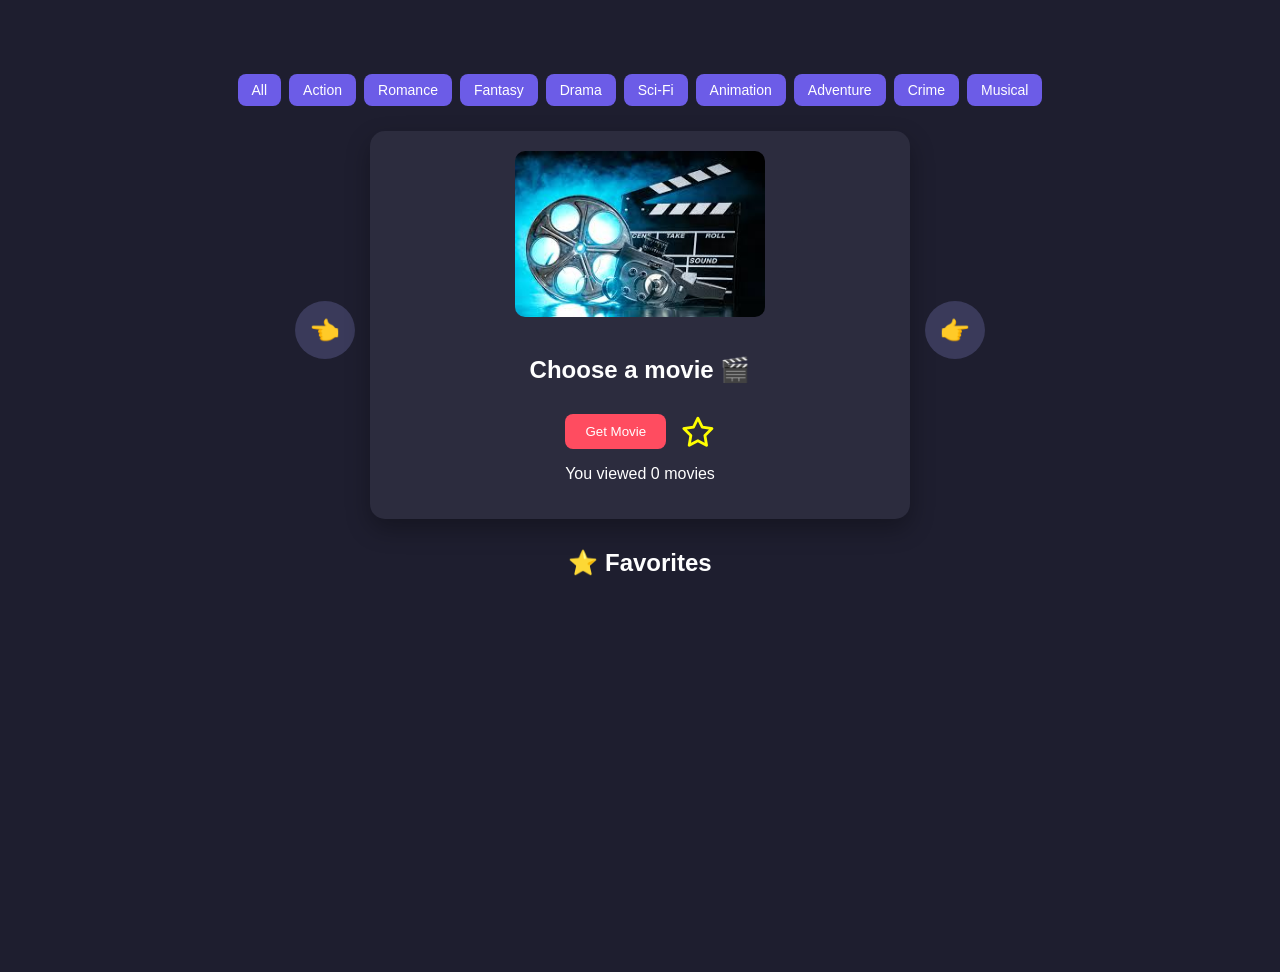
<file: Random Movie Picker/index.html>
<!DOCTYPE html>
<html lang="en">
<head>
    <meta charset="UTF-8">
    <title>Movie Picker</title>
    <link
            rel="stylesheet"
            href="https://cdnjs.cloudflare.com/ajax/libs/font-awesome/6.5.2/css/all.min.css"
            integrity="sha512-SnH5WK+bZxgPHs44uWIX+LLJAJ9/2PkPKZ5QiAj6Ta86w+fsb2TkcmfRyVX3pBnMFcV7oQPJkl9QevSCWr3W6A=="
            crossorigin="anonymous"
            referrerpolicy="no-referrer"
    />
    <link rel="stylesheet" href="style.css">
</head>
<body>
<div class="container">
    <div class="genre-buttons">
        <button class="genre-btn" data-genre="All">All</button>
        <button class="genre-btn" data-genre="Action">Action</button>
        <button class="genre-btn" data-genre="Romance">Romance</button>
        <button class="genre-btn" data-genre="Fantasy">Fantasy</button>
        <button class="genre-btn" data-genre="Drama">Drama</button>
        <button class="genre-btn" data-genre="Sci-Fi">Sci-Fi</button>
        <button class="genre-btn" data-genre="Animation">Animation</button>
        <button class="genre-btn" data-genre="Adventure">Adventure</button>
        <button class="genre-btn" data-genre="Crime">Crime</button>
        <button class="genre-btn" data-genre="Musical">Musical</button>
    </div>

    <div class="card-wrapper">
        <button id="prev-movie-btn" class="side-btn">👈</button>

        <div class="card">
            <img id="movie-img" src="resources/img/films.jpg" alt="movie image">
            <h2 id="movie-title">Choose a movie 🎬</h2>
            <p id="movie-genre"></p>
            <p id="movie-description"></p>
            <button id="random-movie-btn">Get Movie</button>
            <i id="movie-favorite-btn" class="far fa-star star-icon"></i>
            <p id="view-counter">You viewed 0 movies</p>
        </div>

        <button id="next-movie-btn" class="side-btn">👉</button>
    </div>
</div>
<h2 style="margin-top: 30px;">⭐ Favorites</h2>
<div class="favorites-container" id="favorites-container">

</div>

<script type="module" src="./js/script.js"></script>
</body>
</html>
</file>
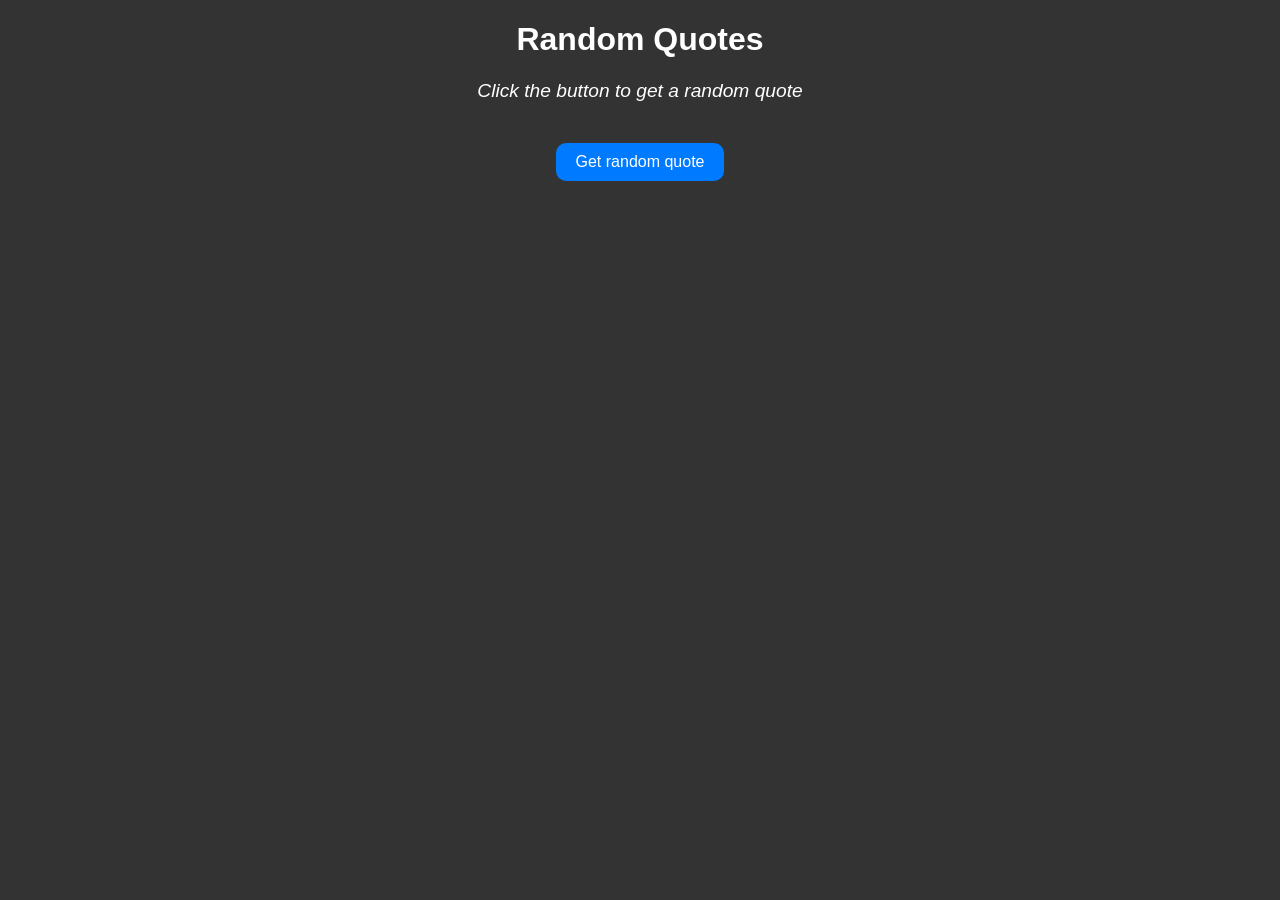
<file: random-quotes/index.html>
<!DOCTYPE html>
<html lang="en">
<head>
    <meta charset="UTF-8" />
    <meta name="viewport" content="width=device-width, initial-scale=1.0" />
    <title>Random Quotes</title>
    <link
            rel="stylesheet"
            href="https://cdnjs.cloudflare.com/ajax/libs/font-awesome/6.5.2/css/all.min.css"
            integrity="sha512-SnH5WK+bZxgPHs44uWIX+LLJAJ9/2PkPKZ5QiAj6Ta86w+fsb2TkcmfRyVX3pBnMFcV7oQPJkl9QevSCWr3W6A=="
            crossorigin="anonymous"
            referrerpolicy="no-referrer"
    />
    <link rel="stylesheet" href="style.css" />
</head>
<body>
<div class="container">
    <h1>Random Quotes</h1>
    <div id="quote" class="quote">
        <p id="quote-text" class="quote-text">
            Click the button to get a random quote
        </p>
        <p id="quote-author" class="quote-author"></p>
        <button id="random-quote-btn" class="btn btn-primary">
            Get random quote
        </button>
        <i id="quote-favorite-btn" class="far fa-star star-icon"></i>
    </div>
</div>

<div class="favorites-container" id="favorites-container">
    <!-- Favorite quotes will be dynamically added here -->
</div>
<script type="module" src="index.js"></script>
</body>
</html>
</file>
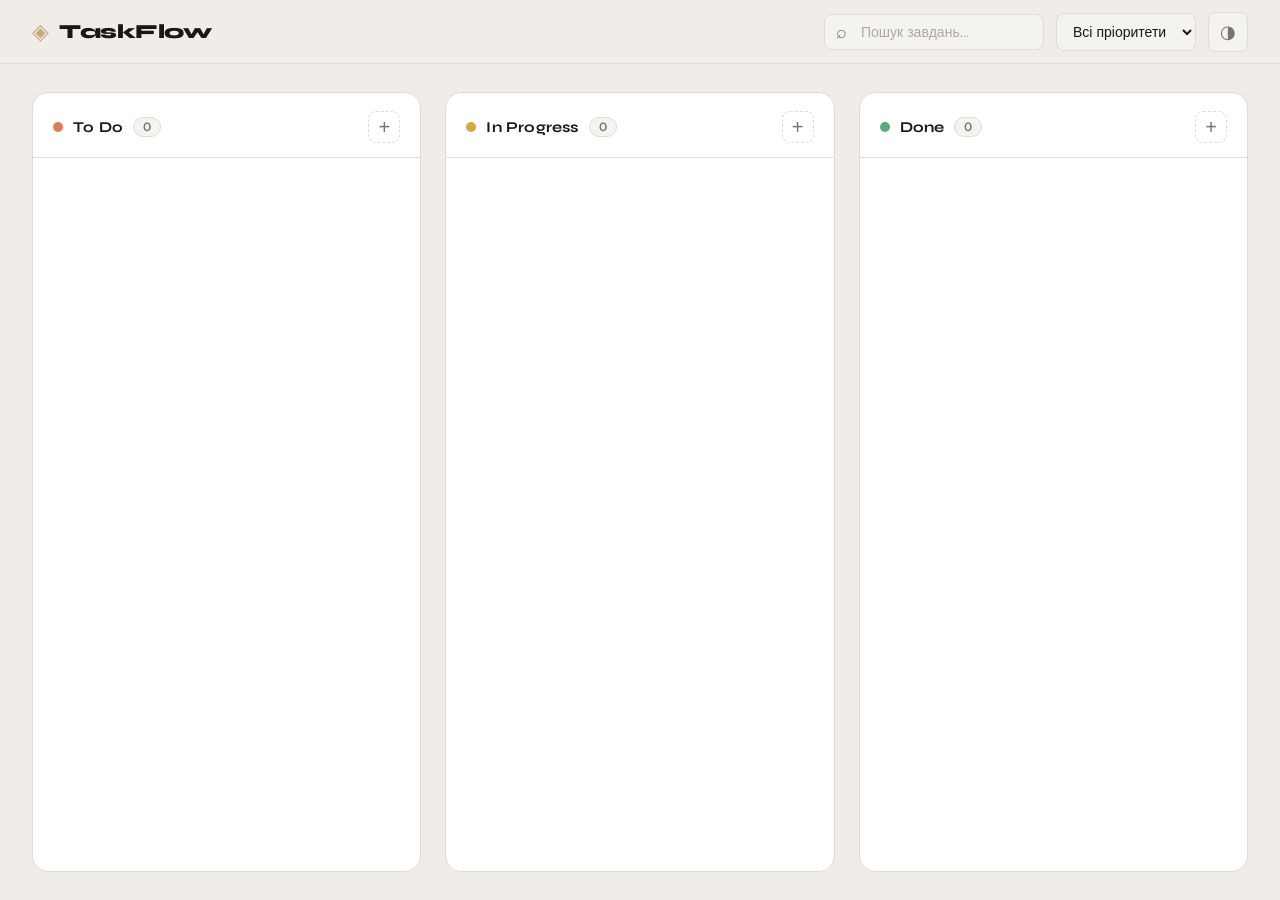
<file: task-manager/index.html>
<!DOCTYPE html>
<html lang="uk">
<head>
    <meta charset="UTF-8" />
    <meta name="viewport" content="width=device-width, initial-scale=1.0" />
    <title>TaskFlow — Менеджер завдань</title>
    <link rel="preconnect" href="https://fonts.googleapis.com" />
    <link rel="preconnect" href="https://fonts.gstatic.com" crossorigin />
    <link
            href="https://fonts.googleapis.com/css2?family=Syne:wght@400;600;700;800&family=DM+Sans:ital,wght@0,300;0,400;0,500;1,300&display=swap"
            rel="stylesheet"
    />
    <link rel="stylesheet" href="https://cdnjs.cloudflare.com/ajax/libs/font-awesome/6.5.0/css/all.min.css">
    <link rel="stylesheet" href="style.css" />
</head>
<body>

<!-- ========== HEADER ========== -->
<header class="header">
    <div class="header__logo">
        <span class="header__logo-icon">◈</span>
        <span class="header__logo-text">TaskFlow</span>
    </div>

    <div class="header__controls">
        <!-- Пошук (Етап 3) -->
        <div class="search-box">
            <span class="search-box__icon">⌕</span>
            <input
                    type="text"
                    id="searchInput"
                    class="search-box__input"
                    placeholder="Пошук завдань..."
            />
        </div>

        <!-- Фільтр пріоритету (Етап 3) -->
        <select id="priorityFilter" class="filter-select">
            <option value="all">Всі пріоритети</option>
            <option value="high">🔴 Високий</option>
            <option value="medium">🟡 Середній</option>
            <option value="low">🟢 Низький</option>
        </select>

        <!-- Перемикач теми (Етап 4) -->
        <button id="themeToggle" class="theme-toggle" title="Змінити тему">
            <span class="theme-toggle__icon">◑</span>
        </button>
    </div>
</header>

<!-- ========== MAIN BOARD ========== -->
<main class="board">

    <!-- ---- КОЛОНКА: TO DO ---- -->
    <section class="column" id="col-todo" data-status="todo">
        <div class="column__header">
            <div class="column__title-wrap">
                <span class="column__dot column__dot--todo"></span>
                <h2 class="column__title">To Do</h2>
                <!-- Лічильник карток (Етап 2) -->
                <span class="column__count" id="count-todo">0</span>
            </div>
            <button class="column__add-btn" data-column="todo" title="Додати завдання">
                +
            </button>
        </div>

        <!-- Картки сюди додає JS -->
        <div class="column__cards" id="cards-todo">

        </div>
    </section>

    <!-- ---- КОЛОНКА: IN PROGRESS ---- -->
    <section class="column" id="col-inprogress" data-status="inprogress">
        <div class="column__header">
            <div class="column__title-wrap">
                <span class="column__dot column__dot--inprogress"></span>
                <h2 class="column__title">In Progress</h2>
                <span class="column__count" id="count-inprogress">0</span>
            </div>
            <button class="column__add-btn" data-column="inprogress" title="Додати завдання">
                +
            </button>
        </div>
        <div class="column__cards" id="cards-inprogress">

        </div>
    </section>

    <!-- ---- КОЛОНКА: DONE ---- -->
    <section class="column" id="col-done" data-status="done">
        <div class="column__header">
            <div class="column__title-wrap">
                <span class="column__dot column__dot--done"></span>
                <h2 class="column__title">Done</h2>
                <span class="column__count" id="count-done">0</span>
            </div>
            <button class="column__add-btn" data-column="done" title="Додати завдання">
                +
            </button>
        </div>
        <div class="column__cards" id="cards-done">

        </div>
    </section>

</main>

<!-- ========== МОДАЛЬНЕ ВІКНО — ФОРМА ========== -->
<div class="modal-overlay" id="modalOverlay">
    <div class="modal" id="modal">

        <div class="modal__header">
            <h3 class="modal__title">Нове завдання</h3>
            <button class="modal__close" id="modalClose">✕</button>
        </div>

        <div class="modal__body">

            <!-- Назва -->
            <div class="form-group">
                <label class="form-label" for="taskTitle">Назва завдання *</label>
                <input
                        type="text"
                        id="taskTitle"
                        class="form-input"
                        placeholder="Наприклад: Зверстати головну сторінку"
                        maxlength="80"
                />
            </div>

            <!-- Опис -->
            <div class="form-group">
                <label class="form-label" for="taskDesc">Опис</label>
                <textarea
                        id="taskDesc"
                        class="form-textarea"
                        placeholder="Додаткові деталі завдання..."
                        rows="3"
                ></textarea>
            </div>

            <!-- Пріоритет + Дедлайн -->
            <div class="form-row">
                <div class="form-group">
                    <label class="form-label" for="taskPriority">Пріоритет</label>
                    <select id="taskPriority" class="form-select">
                        <option value="low">🟢 Низький</option>
                        <option value="medium" selected>🟡 Середній</option>
                        <option value="high">🔴 Високий</option>
                    </select>
                </div>

                <div class="form-group">
                    <label class="form-label" for="taskDeadline">Дедлайн</label>
                    <input type="date" id="taskDeadline" class="form-input" />
                </div>
            </div>

            <!-- Прихований інпут: яка колонка активна -->
            <input type="hidden" id="taskColumn" value="todo" />

        </div>

        <div class="modal__footer">
            <button class="btn btn--ghost" id="modalCancel">Скасувати</button>
            <button class="btn btn--primary" id="taskSaveBtn">Зберегти</button>
        </div>

    </div>
</div>

<!-- ========== ШАБЛОН КАРТКИ (невидимий — JS клонує його) ========== -->
<template id="cardTemplate">
    <article class="card" draggable="true">
        <div class="card__header">
            <span class="card__priority-badge"></span>
            <button class="card__delete" title="Видалити">✕</button>
        </div>
        <h4 class="card__title"></h4>
        <p class="card__desc"></p>
        <div class="card__footer">
            <span class="card__deadline"></span>
            <div class="card__actions">
                <button class="card__edit"><i class="fa-solid fa-pencil"></i></button>
                <!-- Кнопки переміщення між колонками -->
                <button class="card__move card__move--prev" title="Назад">←</button>
                <button class="card__move card__move--next" title="Вперед">→</button>

            </div>
        </div>
    </article>
</template>

<script src="app.js"></script>
</body>
</html>
</file>
<file: Random Movie Picker/style.css>
body {
    margin-top: 5%;
    min-height: 100vh;
    background: #1e1e2f;
    display: flex;
    flex-direction: column;
    align-items: center;
    font-family: Arial;
    color: white;
}

.container {
    display: flex;
    flex-direction: column;
    align-items: center;
    gap: 15px;
}

.card-wrapper {
    display: flex;
    align-items: center;
    gap: 15px;
}

.card {
    background: #2c2c3e;
    padding: 20px;
    border-radius: 15px;
    width: 500px;
    text-align: center;
    box-shadow: 0 10px 25px rgba(0,0,0,0.3);
}

img {
    width: 50%;
    height: auto;
    object-fit: cover;
    border-radius: 10px;
    margin-bottom: 15px;
}

button {
    margin-top: 10px;
    padding: 10px 20px;
    border: none;
    background: #ff4c60;
    color: white;
    border-radius: 8px;
    cursor: pointer;
    transition: 0.3s;
}

button:hover {
    background: #ff2e4d;
}

.side-btn {
    font-size: 24px;
    padding: 15px;
    background: #3a3a5a;
    border-radius: 50%;
    transition: 0.3s;
}

.side-btn:hover {
    background: #50507a;
}


.genre-buttons {
    display: flex;
    flex-wrap: nowrap;
    justify-content: center;
    gap: 8px;
    margin-bottom: 10px;
}

.genre-btn {
    padding: 8px 14px;
    background: #6c5ce7;
    border: none;
    border-radius: 8px;
    color: white;
    cursor: pointer;
    transition: 0.3s;
    font-size: 14px;
}

.genre-btn:hover {
    background: #4e3dc7;
}

.star-icon {
    font-size: 30px;
    color: yellow;
    vertical-align: middle;
    cursor: pointer;
     padding-left: 2%;
}

.favorites-container {
    display: flex;
    flex-wrap: wrap;
    justify-content: center;
    gap: 15px;
    margin-top: 30px;
    width: 100%;
    max-width: 900px;
}

.favorite-card {
    display: flex;
    flex-direction: column;
    background: #2c2c3e;
    color: white;
    padding: 15px;
    border-radius: 12px;
    width: 220px;
    box-shadow: 0 8px 20px rgba(0,0,0,0.3);
    transition: 0.3s;
    text-align: center;
}

.favorite-card:hover {
    transform: scale(1.05);
}

.favorite-card-content {
    flex: 1;
    padding: 0px 3px;
}

.favorite-card img {
    width: 60%;
    border-radius: 10px;
    display: block;
    margin: 0 auto;
}
</file>
<file: random-quotes/style.css>
body {
    font-family: Arial, sans-serif;
    background-color: #333;
    color: white;
}

.container {
    max-width: 600px;
    margin: 20px auto;
    text-align: center;
}

.btn {
    padding: 10px 20px;
    font-size: 16px;
    color: white;
    border: none;
    cursor: pointer;
    border-radius: 10px;
}

.btn-primary {
    background-color: #007bff;
}

.btn-primary:hover {
    background-color: #0056b3;
}

.btn-danger {
    background-color: transparent;
    color: red;
    border: 2px solid red;
}

.btn-danger:hover {
    background-color: red;
    color: white;
}

.quote {
    font-size: 1.2em;
}

.quote-text {
    font-style: italic;
    min-height: 2.3em;
    margin-block-end: 0.7em;
}

.quote-author {
    font-weight: bold;
    margin-block-start: 0.7em;
}

.favorites-container {
    display: flex;
    flex-wrap: wrap;
    justify-content: center;
}

.favorite-card {
    display: flex;
    flex-direction: column;
    background-color: #f9f9f9;
    color: darkslategray;
    padding: 10px 20px;
    margin: 10px;
    border-radius: 8px;
    width: 25%;
}

.favorite-card-content {
    flex: 1;
    padding: 0px 3px;
}

.favorite-card-author {
    font-style: italic;
}

.star-icon {
    font-size: 30px;
    color: yellow;
    vertical-align: middle;
    cursor: pointer;
}

#remove-favorite-btn{
    margin-left: 90%;
}

.remove-btn{
    cursor: pointer;
}
</file>
<file: task-manager/style.css>
/* ============================================
   TASKFLOW — Таск-менеджер
   Стилі (без JS-логіки)
   ============================================ */

/* ---------- CSS ЗМІННІ (ТЕМИ) ---------- */
:root {
    /* Світла тема */
    --bg-page:        #f0ede8;
    --bg-board:       #e8e4de;
    --bg-column:      #ffffff;
    --bg-card:        #fafaf9;
    --bg-card-hover:  #ffffff;
    --bg-modal:       #ffffff;
    --bg-overlay:     rgba(30, 26, 20, 0.45);
    --bg-input:       #f5f3f0;

    --color-text:         #1a1714;
    --color-text-muted:   #7a746c;
    --color-text-light:   #b0a89e;

    --color-border:       #e0dbd4;
    --color-border-focus: #c8a97e;

    --color-accent:       #c8a97e;
    --color-accent-dark:  #a8895e;

    /* Кольори колонок */
    --dot-todo:       #e07b5a;
    --dot-progress:   #d4a843;
    --dot-done:       #5aab7e;

    /* Пріоритети */
    --priority-high:   #e05a5a;
    --priority-medium: #d4a843;
    --priority-low:    #5aab7e;

    --shadow-card:    0 1px 3px rgba(0,0,0,.07), 0 4px 16px rgba(0,0,0,.05);
    --shadow-modal:   0 8px 40px rgba(0,0,0,.14);

    --radius-card:    12px;
    --radius-modal:   16px;
    --radius-input:   8px;
    --radius-badge:   6px;

    --font-display:  'Syne', sans-serif;
    --font-body:     'DM Sans', sans-serif;

    --transition:    .2s ease;
}

/* Темна тема */
[data-theme="dark"] {
    --bg-page:        #111009;
    --bg-board:       #161410;
    --bg-column:      #1e1c17;
    --bg-card:        #252218;
    --bg-card-hover:  #2c2920;
    --bg-modal:       #1e1c17;
    --bg-overlay:     rgba(0,0,0,.6);
    --bg-input:       #2c2920;

    --color-text:         #f0ede8;
    --color-text-muted:   #8a8278;
    --color-text-light:   #5a5550;

    --color-border:       #2e2b24;
    --color-border-focus: #c8a97e;

    --shadow-card:    0 1px 3px rgba(0,0,0,.3), 0 4px 16px rgba(0,0,0,.2);
    --shadow-modal:   0 8px 40px rgba(0,0,0,.5);
}

/* ---------- RESET & BASE ---------- */
*, *::before, *::after { box-sizing: border-box; margin: 0; padding: 0; }

html { font-size: 16px; }

body {
    font-family: var(--font-body);
    background-color: var(--bg-page);
    color: var(--color-text);
    min-height: 100vh;
    transition: background-color var(--transition), color var(--transition);
}

/* ---------- HEADER ---------- */
.header {
    position: sticky;
    top: 0;
    z-index: 100;
    display: flex;
    align-items: center;
    justify-content: space-between;
    padding: 0 32px;
    height: 64px;
    background: var(--bg-page);
    border-bottom: 1px solid var(--color-border);
    transition: background var(--transition);
}

.header__logo {
    display: flex;
    align-items: center;
    gap: 10px;
}

.header__logo-icon {
    font-size: 22px;
    color: var(--color-accent);
    line-height: 1;
}

.header__logo-text {
    font-family: var(--font-display);
    font-size: 20px;
    font-weight: 800;
    letter-spacing: -0.5px;
    color: var(--color-text);
}

.header__controls {
    display: flex;
    align-items: center;
    gap: 12px;
}

/* Пошук */
.search-box {
    position: relative;
    display: flex;
    align-items: center;
}

.search-box__icon {
    position: absolute;
    left: 12px;
    color: var(--color-text-muted);
    font-size: 18px;
    pointer-events: none;
    line-height: 1;
}

.search-box__input {
    background: var(--bg-input);
    border: 1px solid var(--color-border);
    border-radius: var(--radius-input);
    padding: 8px 14px 8px 36px;
    font-family: var(--font-body);
    font-size: 14px;
    color: var(--color-text);
    width: 220px;
    transition: border-color var(--transition), box-shadow var(--transition);
    outline: none;
}

.search-box__input:focus {
    border-color: var(--color-border-focus);
    box-shadow: 0 0 0 3px rgba(200, 169, 126, .15);
}

.search-box__input::placeholder { color: var(--color-text-light); }

/* Фільтр */
.filter-select {
    background: var(--bg-input);
    border: 1px solid var(--color-border);
    border-radius: var(--radius-input);
    padding: 8px 12px;
    font-family: var(--font-body);
    font-size: 14px;
    color: var(--color-text);
    cursor: pointer;
    outline: none;
    transition: border-color var(--transition);
}

.filter-select:focus { border-color: var(--color-border-focus); }

/* Перемикач теми */
.theme-toggle {
    background: var(--bg-input);
    border: 1px solid var(--color-border);
    border-radius: var(--radius-input);
    width: 40px;
    height: 40px;
    cursor: pointer;
    display: flex;
    align-items: center;
    justify-content: center;
    transition: background var(--transition), border-color var(--transition);
    color: var(--color-text-muted);
}

.theme-toggle:hover {
    border-color: var(--color-border-focus);
    color: var(--color-accent);
}

.theme-toggle__icon { font-size: 18px; line-height: 1; }

/* ---------- BOARD (канбан-сітка) ---------- */
.board {
    display: grid;
    grid-template-columns: repeat(3, 1fr);
    gap: 24px;
    padding: 28px 32px;
    max-width: 1280px;
    margin: 0 auto;
    min-height: calc(100vh - 64px);
}

/* ---------- КОЛОНКА ---------- */
.column {
    background: var(--bg-column);
    border-radius: 16px;
    border: 1px solid var(--color-border);
    display: flex;
    flex-direction: column;
    transition: background var(--transition), border-color var(--transition);
    min-height: 500px;
}

/* Підсвітка при перетягуванні (JS додає клас .drag-over) */
.column.drag-over {
    border-color: var(--color-accent);
    background: var(--bg-card-hover);
}

.column__header {
    display: flex;
    align-items: center;
    justify-content: space-between;
    padding: 18px 20px 14px;
    border-bottom: 1px solid var(--color-border);
    flex-shrink: 0;
}

.column__title-wrap {
    display: flex;
    align-items: center;
    gap: 10px;
}

/* Кольорова крапка */
.column__dot {
    width: 10px;
    height: 10px;
    border-radius: 50%;
    flex-shrink: 0;
}

.column__dot--todo       { background: var(--dot-todo); }
.column__dot--inprogress { background: var(--dot-progress); }
.column__dot--done       { background: var(--dot-done); }

.column__title {
    font-family: var(--font-display);
    font-size: 15px;
    font-weight: 700;
    letter-spacing: 0.2px;
    color: var(--color-text);
}

/* Лічильник */
.column__count {
    background: var(--bg-input);
    border: 1px solid var(--color-border);
    border-radius: 20px;
    padding: 1px 9px;
    font-size: 12px;
    font-weight: 600;
    color: var(--color-text-muted);
    min-width: 24px;
    text-align: center;
    transition: background var(--transition);
}

/* Кнопка "+" */
.column__add-btn {
    background: transparent;
    border: 1.5px dashed var(--color-border);
    border-radius: 8px;
    width: 32px;
    height: 32px;
    cursor: pointer;
    font-size: 20px;
    line-height: 1;
    color: var(--color-text-muted);
    display: flex;
    align-items: center;
    justify-content: center;
    transition: border-color var(--transition), color var(--transition), background var(--transition);
    flex-shrink: 0;
}

.column__add-btn:hover {
    border-color: var(--color-accent);
    color: var(--color-accent);
    background: rgba(200, 169, 126, .08);
}

/* Список карток */
.column__cards {
    padding: 14px;
    display: flex;
    flex-direction: column;
    gap: 10px;
    flex: 1;
}

/* Порожній стан (JS може показувати) */
.column__empty {
    display: flex;
    flex-direction: column;
    align-items: center;
    justify-content: center;
    gap: 8px;
    padding: 40px 20px;
    color: var(--color-text-light);
    font-size: 13px;
    text-align: center;
    border: 1.5px dashed var(--color-border);
    border-radius: 10px;
    margin: 0 0 4px;
}

.column__empty-icon { font-size: 28px; opacity: .5; }

/* ---------- КАРТКА ---------- */
.card {
    background: var(--bg-card);
    border: 1px solid var(--color-border);
    border-radius: var(--radius-card);
    padding: 14px 14px 12px;
    cursor: grab;
    transition:
            background var(--transition),
            border-color var(--transition),
            box-shadow var(--transition),
            transform var(--transition);
    animation: cardIn .25s ease;
}

@keyframes cardIn {
    from { opacity: 0; transform: translateY(-8px); }
    to   { opacity: 1; transform: translateY(0); }
}

.card:hover {
    background: var(--bg-card-hover);
    border-color: var(--color-border-focus);
    box-shadow: var(--shadow-card);
    transform: translateY(-2px);
}

/* Картка, яку тягнуть */
.card.dragging {
    opacity: .45;
    cursor: grabbing;
    transform: rotate(1.5deg) scale(1.03);
    box-shadow: 0 12px 32px rgba(0,0,0,.18);
}

/* Завершені картки — приглушені */
#col-done .card {
    opacity: .75;
}

#col-done .card .card__title {
    text-decoration: line-through;
    color: var(--color-text-muted);
}

.card__header {
    display: flex;
    align-items: center;
    justify-content: space-between;
    margin-bottom: 8px;
}

/* Бейдж пріоритету */
.card__priority-badge {
    font-size: 11px;
    font-weight: 600;
    padding: 2px 8px;
    border-radius: var(--radius-badge);
    letter-spacing: 0.4px;
    text-transform: uppercase;
}

.card__priority-badge[data-priority="high"] {
    background: rgba(224, 90, 90, .12);
    color: var(--priority-high);
}

.card__priority-badge[data-priority="medium"] {
    background: rgba(212, 168, 67, .12);
    color: var(--priority-medium);
}

.card__priority-badge[data-priority="low"] {
    background: rgba(90, 171, 126, .12);
    color: var(--priority-low);
}

/* Кнопка видалення */
.card__delete {
    background: transparent;
    border: none;
    cursor: pointer;
    color: var(--color-text-light);
    font-size: 13px;
    width: 24px;
    height: 24px;
    border-radius: 6px;
    display: flex;
    align-items: center;
    justify-content: center;
    transition: background var(--transition), color var(--transition);
    flex-shrink: 0;
}

.card__delete:hover {
    background: rgba(224, 90, 90, .1);
    color: var(--priority-high);
}

/* Кнопка редагування */
.card__edit {
    background: transparent;
    border: none;
    cursor: pointer;
    color: var(--color-text-light);
    font-size: 11px;
    width: 30px;
    height: 30px;
    border-radius: 6px;
    display: flex;
    align-items: center;
    justify-content: center;
    transition: background var(--transition), color var(--transition);
    flex-shrink: 0;
}

.card__edit:hover {
    background: rgba(200, 169, 126, .12);
    color: var(--color-accent);
}

.card__title {
    font-family: var(--font-display);
    font-size: 14px;
    font-weight: 600;
    color: var(--color-text);
    line-height: 1.4;
    margin-bottom: 6px;
    word-break: break-word;
}

.card__desc {
    font-size: 13px;
    color: var(--color-text-muted);
    line-height: 1.5;
    margin-bottom: 12px;
    word-break: break-word;
}

.card__desc:empty { display: none; }

.card__footer {
    display: flex;
    align-items: center;
    justify-content: space-between;
    padding-top: 10px;
    border-top: 1px solid var(--color-border);
}

.card__deadline {
    font-size: 12px;
    color: var(--color-text-light);
}

/* Дедлайн прострочений */
.card__deadline.overdue {
    color: var(--priority-high);
    font-weight: 600;
}

.card__actions {
    display: flex;
    gap: 4px;
}

.card__move {
    background: var(--bg-input);
    border: 1px solid var(--color-border);
    border-radius: 6px;
    width: 26px;
    height: 26px;
    cursor: pointer;
    font-size: 13px;
    color: var(--color-text-muted);
    display: flex;
    align-items: center;
    justify-content: center;
    transition: background var(--transition), color var(--transition), border-color var(--transition);
}

.card__move:hover {
    background: var(--color-accent);
    border-color: var(--color-accent);
    color: #fff;
}

.card__move:disabled {
    opacity: .3;
    cursor: not-allowed;
}

.card__move:disabled:hover {
    background: var(--bg-input);
    border-color: var(--color-border);
    color: var(--color-text-muted);
}

/* ---------- МОДАЛЬНЕ ВІКНО ---------- */
.modal-overlay {
    position: fixed;
    inset: 0;
    background: var(--bg-overlay);
    display: flex;
    align-items: center;
    justify-content: center;
    z-index: 200;
    padding: 20px;

    /* Початково приховане — JS додає клас .is-open */
    opacity: 0;
    pointer-events: none;
    transition: opacity .2s ease;
}

.modal-overlay.is-open {
    opacity: 1;
    pointer-events: all;
}

.modal {
    background: var(--bg-modal);
    border-radius: var(--radius-modal);
    border: 1px solid var(--color-border);
    box-shadow: var(--shadow-modal);
    width: 100%;
    max-width: 480px;
    transform: translateY(16px) scale(.97);
    transition: transform .2s ease;
}

.modal-overlay.is-open .modal {
    transform: translateY(0) scale(1);
}

.modal__header {
    display: flex;
    align-items: center;
    justify-content: space-between;
    padding: 20px 24px 16px;
    border-bottom: 1px solid var(--color-border);
}

.modal__title {
    font-family: var(--font-display);
    font-size: 18px;
    font-weight: 700;
    color: var(--color-text);
}

.modal__close {
    background: transparent;
    border: none;
    cursor: pointer;
    color: var(--color-text-muted);
    font-size: 16px;
    width: 32px;
    height: 32px;
    border-radius: 8px;
    display: flex;
    align-items: center;
    justify-content: center;
    transition: background var(--transition), color var(--transition);
}

.modal__close:hover {
    background: var(--bg-input);
    color: var(--priority-high);
}

.modal__body {
    padding: 20px 24px;
    display: flex;
    flex-direction: column;
    gap: 16px;
}

.modal__footer {
    display: flex;
    justify-content: flex-end;
    gap: 10px;
    padding: 16px 24px 20px;
    border-top: 1px solid var(--color-border);
}

/* ---------- ФОРМА ---------- */
.form-group {
    display: flex;
    flex-direction: column;
    gap: 6px;
    flex: 1;
}

.form-row {
    display: grid;
    grid-template-columns: 1fr 1fr;
    gap: 14px;
}

.form-label {
    font-size: 13px;
    font-weight: 500;
    color: var(--color-text-muted);
    letter-spacing: 0.2px;
}

.form-input,
.form-textarea,
.form-select {
    background: var(--bg-input);
    border: 1px solid var(--color-border);
    border-radius: var(--radius-input);
    padding: 10px 12px;
    font-family: var(--font-body);
    font-size: 14px;
    color: var(--color-text);
    outline: none;
    transition: border-color var(--transition), box-shadow var(--transition);
    width: 100%;
}

.form-input:focus,
.form-textarea:focus,
.form-select:focus {
    border-color: var(--color-border-focus);
    box-shadow: 0 0 0 3px rgba(200, 169, 126, .15);
}

.form-input::placeholder,
.form-textarea::placeholder { color: var(--color-text-light); }

.form-textarea { resize: vertical; min-height: 80px; }

/* ---------- КНОПКИ ---------- */
.btn {
    font-family: var(--font-body);
    font-size: 14px;
    font-weight: 500;
    padding: 9px 20px;
    border-radius: var(--radius-input);
    border: 1.5px solid transparent;
    cursor: pointer;
    transition: background var(--transition), color var(--transition), border-color var(--transition);
    display: inline-flex;
    align-items: center;
    gap: 6px;
}

.btn--primary {
    background: var(--color-accent);
    color: #fff;
    border-color: var(--color-accent);
}

.btn--primary:hover {
    background: var(--color-accent-dark);
    border-color: var(--color-accent-dark);
}

.btn--ghost {
    background: transparent;
    color: var(--color-text-muted);
    border-color: var(--color-border);
}

.btn--ghost:hover {
    background: var(--bg-input);
    color: var(--color-text);
}

/* ---------- АДАПТИВ ---------- */
@media (max-width: 900px) {
    .board {
        grid-template-columns: 1fr;
        padding: 20px 16px;
    }

    .header {
        padding: 0 16px;
        flex-wrap: wrap;
        height: auto;
        padding-top: 12px;
        padding-bottom: 12px;
        gap: 10px;
    }

    .header__controls {
        flex-wrap: wrap;
        gap: 8px;
    }

    .search-box__input { width: 160px; }

    .form-row { grid-template-columns: 1fr; }
}

@media (max-width: 480px) {
    .search-box__input { width: 130px; }
    .filter-select { display: none; }
}/* ============================================
   TASKFLOW — Таск-менеджер
   Стилі (без JS-логіки)
   ============================================ */

/* ---------- CSS ЗМІННІ (ТЕМИ) ---------- */
:root {
    /* Світла тема */
    --bg-page:        #f0ede8;
    --bg-board:       #e8e4de;
    --bg-column:      #ffffff;
    --bg-card:        #fafaf9;
    --bg-card-hover:  #ffffff;
    --bg-modal:       #ffffff;
    --bg-overlay:     rgba(30, 26, 20, 0.45);
    --bg-input:       #f5f3f0;

    --color-text:         #1a1714;
    --color-text-muted:   #7a746c;
    --color-text-light:   #b0a89e;

    --color-border:       #e0dbd4;
    --color-border-focus: #c8a97e;

    --color-accent:       #c8a97e;
    --color-accent-dark:  #a8895e;

    /* Кольори колонок */
    --dot-todo:       #e07b5a;
    --dot-progress:   #d4a843;
    --dot-done:       #5aab7e;

    /* Пріоритети */
    --priority-high:   #e05a5a;
    --priority-medium: #d4a843;
    --priority-low:    #5aab7e;

    --shadow-card:    0 1px 3px rgba(0,0,0,.07), 0 4px 16px rgba(0,0,0,.05);
    --shadow-modal:   0 8px 40px rgba(0,0,0,.14);

    --radius-card:    12px;
    --radius-modal:   16px;
    --radius-input:   8px;
    --radius-badge:   6px;

    --font-display:  'Syne', sans-serif;
    --font-body:     'DM Sans', sans-serif;

    --transition:    .2s ease;
}

/* Темна тема */
[data-theme="dark"] {
    --bg-page:        #111009;
    --bg-board:       #161410;
    --bg-column:      #1e1c17;
    --bg-card:        #252218;
    --bg-card-hover:  #2c2920;
    --bg-modal:       #1e1c17;
    --bg-overlay:     rgba(0,0,0,.6);
    --bg-input:       #2c2920;

    --color-text:         #f0ede8;
    --color-text-muted:   #8a8278;
    --color-text-light:   #5a5550;

    --color-border:       #2e2b24;
    --color-border-focus: #c8a97e;

    --shadow-card:    0 1px 3px rgba(0,0,0,.3), 0 4px 16px rgba(0,0,0,.2);
    --shadow-modal:   0 8px 40px rgba(0,0,0,.5);
}

/* ---------- RESET & BASE ---------- */
*, *::before, *::after { box-sizing: border-box; margin: 0; padding: 0; }

html { font-size: 16px; }

body {
    font-family: var(--font-body);
    background-color: var(--bg-page);
    color: var(--color-text);
    min-height: 100vh;
    transition: background-color var(--transition), color var(--transition);
}

/* ---------- HEADER ---------- */
.header {
    position: sticky;
    top: 0;
    z-index: 100;
    display: flex;
    align-items: center;
    justify-content: space-between;
    padding: 0 32px;
    height: 64px;
    background: var(--bg-page);
    border-bottom: 1px solid var(--color-border);
    transition: background var(--transition);
}

.header__logo {
    display: flex;
    align-items: center;
    gap: 10px;
}

.header__logo-icon {
    font-size: 22px;
    color: var(--color-accent);
    line-height: 1;
}

.header__logo-text {
    font-family: var(--font-display);
    font-size: 20px;
    font-weight: 800;
    letter-spacing: -0.5px;
    color: var(--color-text);
}

.header__controls {
    display: flex;
    align-items: center;
    gap: 12px;
}

/* Пошук */
.search-box {
    position: relative;
    display: flex;
    align-items: center;
}

.search-box__icon {
    position: absolute;
    left: 12px;
    color: var(--color-text-muted);
    font-size: 18px;
    pointer-events: none;
    line-height: 1;
}

.search-box__input {
    background: var(--bg-input);
    border: 1px solid var(--color-border);
    border-radius: var(--radius-input);
    padding: 8px 14px 8px 36px;
    font-family: var(--font-body);
    font-size: 14px;
    color: var(--color-text);
    width: 220px;
    transition: border-color var(--transition), box-shadow var(--transition);
    outline: none;
}

.search-box__input:focus {
    border-color: var(--color-border-focus);
    box-shadow: 0 0 0 3px rgba(200, 169, 126, .15);
}

.search-box__input::placeholder { color: var(--color-text-light); }

/* Фільтр */
.filter-select {
    background: var(--bg-input);
    border: 1px solid var(--color-border);
    border-radius: var(--radius-input);
    padding: 8px 12px;
    font-family: var(--font-body);
    font-size: 14px;
    color: var(--color-text);
    cursor: pointer;
    outline: none;
    transition: border-color var(--transition);
}

.filter-select:focus { border-color: var(--color-border-focus); }

/* Перемикач теми */
.theme-toggle {
    background: var(--bg-input);
    border: 1px solid var(--color-border);
    border-radius: var(--radius-input);
    width: 40px;
    height: 40px;
    cursor: pointer;
    display: flex;
    align-items: center;
    justify-content: center;
    transition: background var(--transition), border-color var(--transition);
    color: var(--color-text-muted);
}

.theme-toggle:hover {
    border-color: var(--color-border-focus);
    color: var(--color-accent);
}

.theme-toggle__icon { font-size: 18px; line-height: 1; }

/* ---------- BOARD (канбан-сітка) ---------- */
.board {
    display: grid;
    grid-template-columns: repeat(3, 1fr);
    gap: 24px;
    padding: 28px 32px;
    max-width: 1280px;
    margin: 0 auto;
    min-height: calc(100vh - 64px);
}

/* ---------- КОЛОНКА ---------- */
.column {
    background: var(--bg-column);
    border-radius: 16px;
    border: 1px solid var(--color-border);
    display: flex;
    flex-direction: column;
    transition: background var(--transition), border-color var(--transition);
    min-height: 500px;
}

/* Підсвітка при перетягуванні (JS додає клас .drag-over) */
.column.drag-over {
    border-color: var(--color-accent);
    background: var(--bg-card-hover);
}

.column__header {
    display: flex;
    align-items: center;
    justify-content: space-between;
    padding: 18px 20px 14px;
    border-bottom: 1px solid var(--color-border);
    flex-shrink: 0;
}

.column__title-wrap {
    display: flex;
    align-items: center;
    gap: 10px;
}

/* Кольорова крапка */
.column__dot {
    width: 10px;
    height: 10px;
    border-radius: 50%;
    flex-shrink: 0;
}

.column__dot--todo       { background: var(--dot-todo); }
.column__dot--inprogress { background: var(--dot-progress); }
.column__dot--done       { background: var(--dot-done); }

.column__title {
    font-family: var(--font-display);
    font-size: 15px;
    font-weight: 700;
    letter-spacing: 0.2px;
    color: var(--color-text);
}

/* Лічильник */
.column__count {
    background: var(--bg-input);
    border: 1px solid var(--color-border);
    border-radius: 20px;
    padding: 1px 9px;
    font-size: 12px;
    font-weight: 600;
    color: var(--color-text-muted);
    min-width: 24px;
    text-align: center;
    transition: background var(--transition);
}

/* Кнопка "+" */
.column__add-btn {
    background: transparent;
    border: 1.5px dashed var(--color-border);
    border-radius: 8px;
    width: 32px;
    height: 32px;
    cursor: pointer;
    font-size: 20px;
    line-height: 1;
    color: var(--color-text-muted);
    display: flex;
    align-items: center;
    justify-content: center;
    transition: border-color var(--transition), color var(--transition), background var(--transition);
    flex-shrink: 0;
}

.column__add-btn:hover {
    border-color: var(--color-accent);
    color: var(--color-accent);
    background: rgba(200, 169, 126, .08);
}

/* Список карток */
.column__cards {
    padding: 14px;
    display: flex;
    flex-direction: column;
    gap: 10px;
    flex: 1;
}

/* Порожній стан (JS може показувати) */
.column__empty {
    display: flex;
    flex-direction: column;
    align-items: center;
    justify-content: center;
    gap: 8px;
    padding: 40px 20px;
    color: var(--color-text-light);
    font-size: 13px;
    text-align: center;
    border: 1.5px dashed var(--color-border);
    border-radius: 10px;
    margin: 0 0 4px;
}

.column__empty-icon { font-size: 28px; opacity: .5; }

/* ---------- КАРТКА ---------- */
.card {
    background: var(--bg-card);
    border: 1px solid var(--color-border);
    border-radius: var(--radius-card);
    padding: 14px 14px 12px;
    cursor: grab;
    transition:
            background var(--transition),
            border-color var(--transition),
            box-shadow var(--transition),
            transform var(--transition);
    animation: cardIn .25s ease;
}

@keyframes cardIn {
    from { opacity: 0; transform: translateY(-8px); }
    to   { opacity: 1; transform: translateY(0); }
}

.card:hover {
    background: var(--bg-card-hover);
    border-color: var(--color-border-focus);
    box-shadow: var(--shadow-card);
    transform: translateY(-2px);
}

/* Картка, яку тягнуть */
.card.dragging {
    opacity: .45;
    cursor: grabbing;
    transform: rotate(1.5deg) scale(1.03);
    box-shadow: 0 12px 32px rgba(0,0,0,.18);
}

/* Завершені картки — приглушені */
#col-done .card {
    opacity: .75;
}

#col-done .card .card__title {
    text-decoration: line-through;
    color: var(--color-text-muted);
}

.card__header {
    display: flex;
    align-items: center;
    justify-content: space-between;
    margin-bottom: 8px;
}

/* Бейдж пріоритету */
.card__priority-badge {
    font-size: 11px;
    font-weight: 600;
    padding: 2px 8px;
    border-radius: var(--radius-badge);
    letter-spacing: 0.4px;
    text-transform: uppercase;
}

.card__priority-badge[data-priority="high"] {
    background: rgba(224, 90, 90, .12);
    color: var(--priority-high);
}

.card__priority-badge[data-priority="medium"] {
    background: rgba(212, 168, 67, .12);
    color: var(--priority-medium);
}

.card__priority-badge[data-priority="low"] {
    background: rgba(90, 171, 126, .12);
    color: var(--priority-low);
}

/* Кнопка видалення */
.card__delete {
    background: transparent;
    border: none;
    cursor: pointer;
    color: var(--color-text-light);
    font-size: 13px;
    width: 24px;
    height: 24px;
    border-radius: 6px;
    display: flex;
    align-items: center;
    justify-content: center;
    transition: background var(--transition), color var(--transition);
    flex-shrink: 0;
}

.card__delete:hover {
    background: rgba(224, 90, 90, .1);
    color: var(--priority-high);
}

.card__title {
    font-family: var(--font-display);
    font-size: 14px;
    font-weight: 600;
    color: var(--color-text);
    line-height: 1.4;
    margin-bottom: 6px;
    word-break: break-word;
}

.card__desc {
    font-size: 13px;
    color: var(--color-text-muted);
    line-height: 1.5;
    margin-bottom: 12px;
    word-break: break-word;
}

.card__desc:empty { display: none; }

.card__footer {
    display: flex;
    align-items: center;
    justify-content: space-between;
    padding-top: 10px;
    border-top: 1px solid var(--color-border);
}

.card__deadline {
    font-size: 12px;
    color: var(--color-text-light);
}

/* Дедлайн прострочений */
.card__deadline.overdue {
    color: var(--priority-high);
    font-weight: 600;
}

.card__actions {
    display: flex;
    gap: 4px;
}

.card__move {
    background: var(--bg-input);
    border: 1px solid var(--color-border);
    border-radius: 6px;
    width: 26px;
    height: 26px;
    cursor: pointer;
    font-size: 13px;
    color: var(--color-text-muted);
    display: flex;
    align-items: center;
    justify-content: center;
    transition: background var(--transition), color var(--transition), border-color var(--transition);
}

.card__move:hover {
    background: var(--color-accent);
    border-color: var(--color-accent);
    color: #fff;
}

.card__move:disabled {
    opacity: .3;
    cursor: not-allowed;
}

.card__move:disabled:hover {
    background: var(--bg-input);
    border-color: var(--color-border);
    color: var(--color-text-muted);
}

/* ---------- МОДАЛЬНЕ ВІКНО ---------- */
.modal-overlay {
    position: fixed;
    inset: 0;
    background: var(--bg-overlay);
    display: flex;
    align-items: center;
    justify-content: center;
    z-index: 200;
    padding: 20px;

    /* Початково приховане — JS додає клас .is-open */
    opacity: 0;
    pointer-events: none;
    transition: opacity .2s ease;
}

.modal-overlay.is-open {
    opacity: 1;
    pointer-events: all;
}

.modal {
    background: var(--bg-modal);
    border-radius: var(--radius-modal);
    border: 1px solid var(--color-border);
    box-shadow: var(--shadow-modal);
    width: 100%;
    max-width: 480px;
    transform: translateY(16px) scale(.97);
    transition: transform .2s ease;
}

.modal-overlay.is-open .modal {
    transform: translateY(0) scale(1);
}

.modal__header {
    display: flex;
    align-items: center;
    justify-content: space-between;
    padding: 20px 24px 16px;
    border-bottom: 1px solid var(--color-border);
}

.modal__title {
    font-family: var(--font-display);
    font-size: 18px;
    font-weight: 700;
    color: var(--color-text);
}

.modal__close {
    background: transparent;
    border: none;
    cursor: pointer;
    color: var(--color-text-muted);
    font-size: 16px;
    width: 32px;
    height: 32px;
    border-radius: 8px;
    display: flex;
    align-items: center;
    justify-content: center;
    transition: background var(--transition), color var(--transition);
}

.modal__close:hover {
    background: var(--bg-input);
    color: var(--priority-high);
}

.modal__body {
    padding: 20px 24px;
    display: flex;
    flex-direction: column;
    gap: 16px;
}

.modal__footer {
    display: flex;
    justify-content: flex-end;
    gap: 10px;
    padding: 16px 24px 20px;
    border-top: 1px solid var(--color-border);
}

/* ---------- ФОРМА ---------- */
.form-group {
    display: flex;
    flex-direction: column;
    gap: 6px;
    flex: 1;
}

.form-row {
    display: grid;
    grid-template-columns: 1fr 1fr;
    gap: 14px;
}

.form-label {
    font-size: 13px;
    font-weight: 500;
    color: var(--color-text-muted);
    letter-spacing: 0.2px;
}

.form-input,
.form-textarea,
.form-select {
    background: var(--bg-input);
    border: 1px solid var(--color-border);
    border-radius: var(--radius-input);
    padding: 10px 12px;
    font-family: var(--font-body);
    font-size: 14px;
    color: var(--color-text);
    outline: none;
    transition: border-color var(--transition), box-shadow var(--transition);
    width: 100%;
}

.form-input:focus,
.form-textarea:focus,
.form-select:focus {
    border-color: var(--color-border-focus);
    box-shadow: 0 0 0 3px rgba(200, 169, 126, .15);
}

.form-input::placeholder,
.form-textarea::placeholder { color: var(--color-text-light); }

.form-textarea { resize: vertical; min-height: 80px; }

/* ---------- КНОПКИ ---------- */
.btn {
    font-family: var(--font-body);
    font-size: 14px;
    font-weight: 500;
    padding: 9px 20px;
    border-radius: var(--radius-input);
    border: 1.5px solid transparent;
    cursor: pointer;
    transition: background var(--transition), color var(--transition), border-color var(--transition);
    display: inline-flex;
    align-items: center;
    gap: 6px;
}

.btn--primary {
    background: var(--color-accent);
    color: #fff;
    border-color: var(--color-accent);
}

.btn--primary:hover {
    background: var(--color-accent-dark);
    border-color: var(--color-accent-dark);
}

.btn--ghost {
    background: transparent;
    color: var(--color-text-muted);
    border-color: var(--color-border);
}

.btn--ghost:hover {
    background: var(--bg-input);
    color: var(--color-text);
}

/* ---------- АДАПТИВ ---------- */
@media (max-width: 900px) {
    .board {
        grid-template-columns: 1fr;
        padding: 20px 16px;
    }

    .header {
        padding: 0 16px;
        flex-wrap: wrap;
        height: auto;
        padding-top: 12px;
        padding-bottom: 12px;
        gap: 10px;
    }

    .header__controls {
        flex-wrap: wrap;
        gap: 8px;
    }

    .search-box__input { width: 160px; }

    .form-row { grid-template-columns: 1fr; }
}

@media (max-width: 480px) {
    .search-box__input { width: 130px; }
    .filter-select { display: none; }
}
</file>
